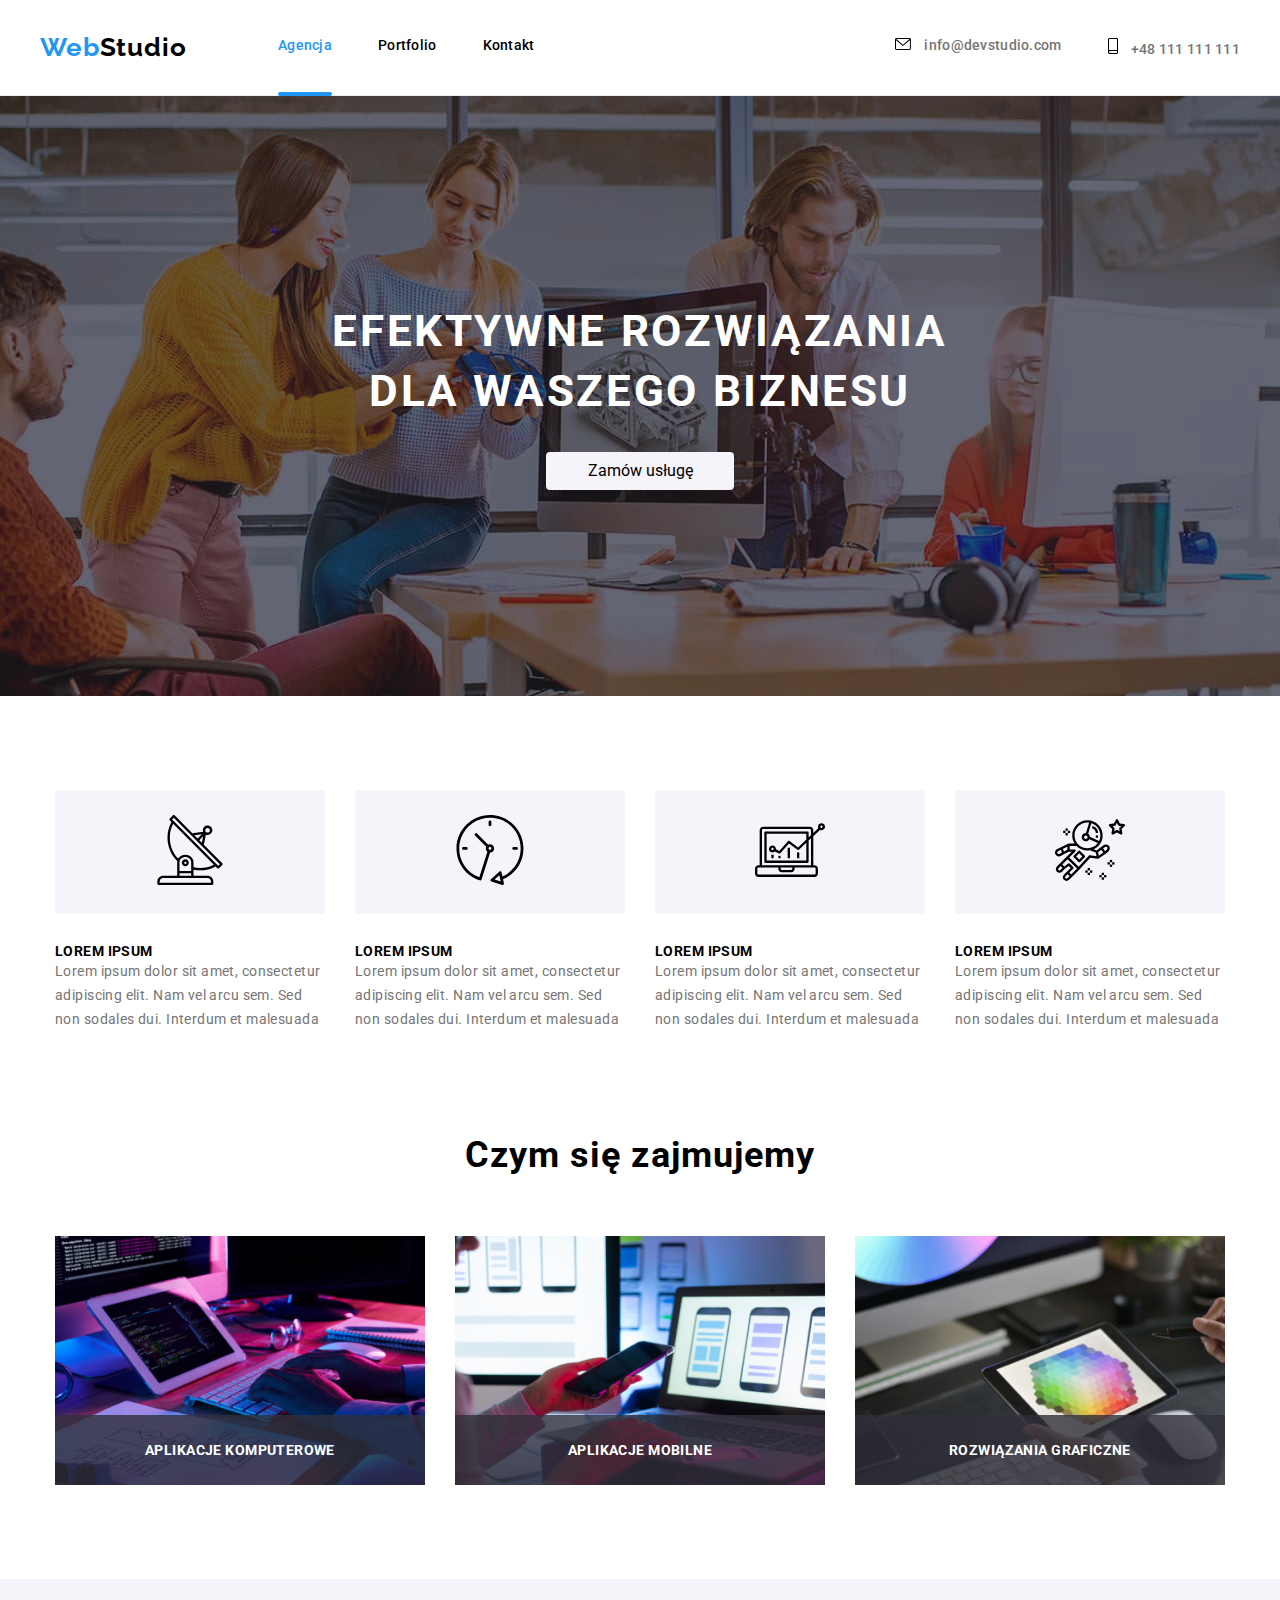
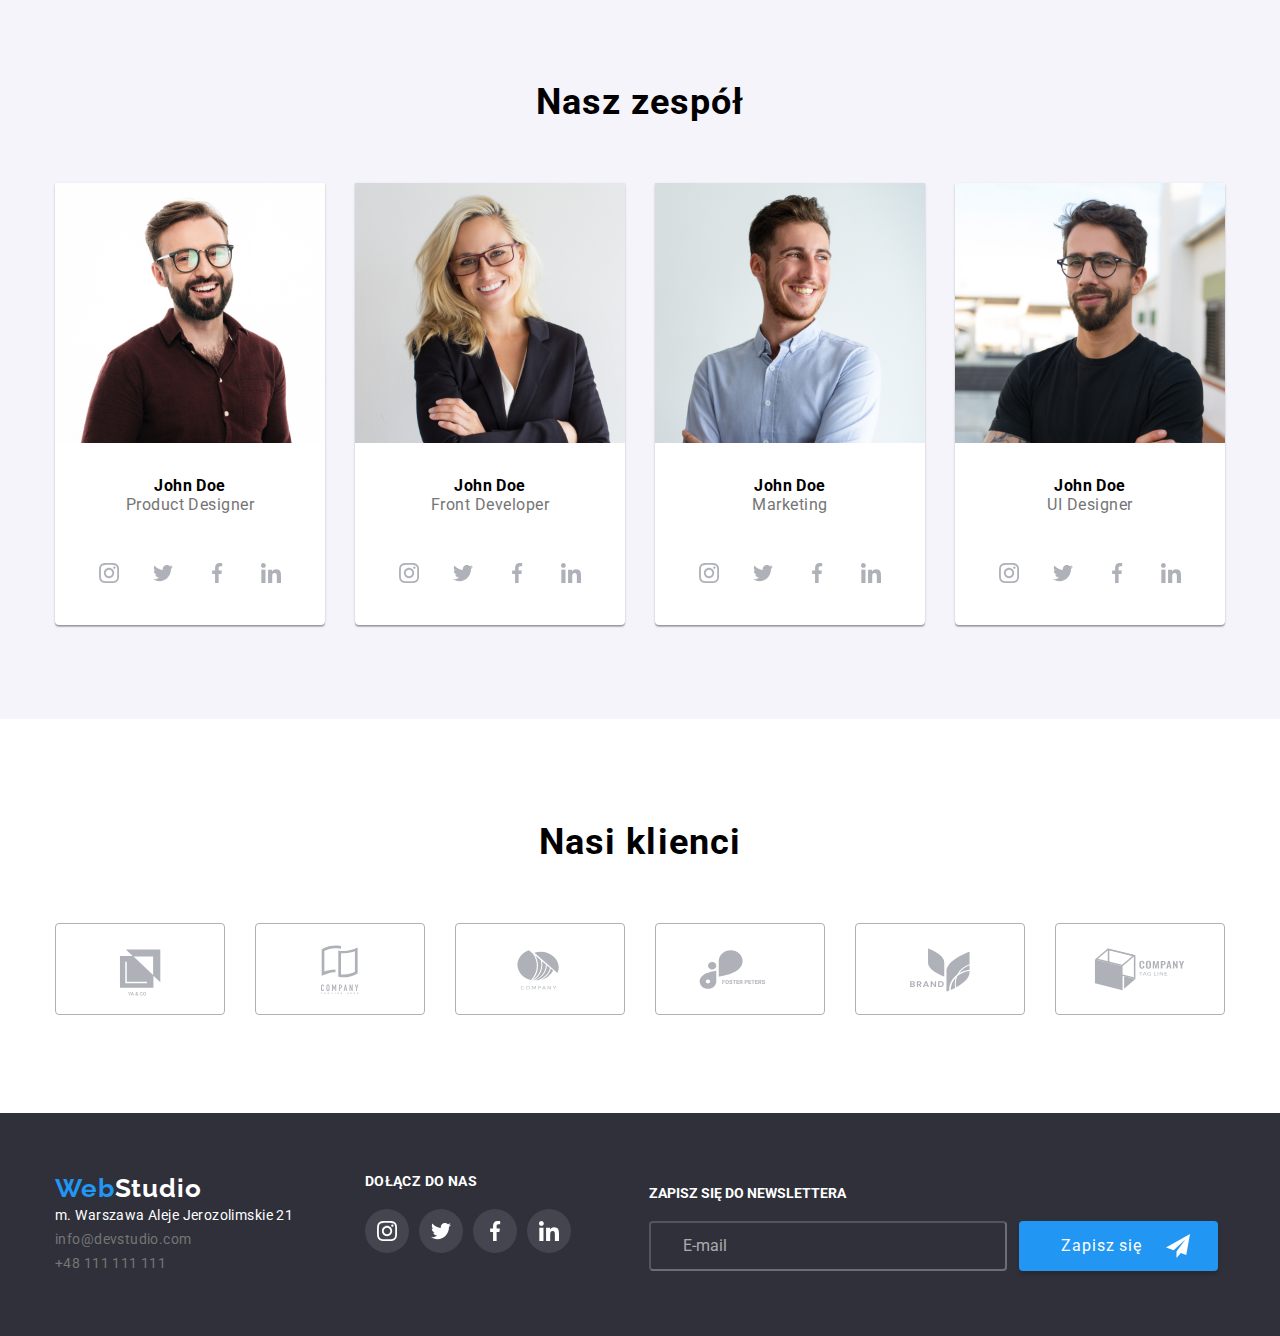
<file: index.html>
<!DOCTYPE html>
<html lang="pl">
  <head>
    <meta charset="UTF-8" />
    <meta http-equiv="X-UA-Compatible" content="IE=edge" />
    <meta name="viewport" content="width=device-width, initial-scale=1.0" />
    <link rel="preconnect" href="https://fonts.googleapis.com" />
    <link rel="preconnect" href="https://fonts.gstatic.com" crossorigin />
    <link
      rel="stylesheet"
      href="https://cdnjs.cloudflare.com/ajax/libs/modern-normalize/1.0.0/modern-normalize.min.css"
    />
    <link
      href="https://fonts.googleapis.com/css2?family=Raleway:wght@700&family=Roboto:wght@400;500;700;900&display=swap"
      rel="stylesheet"
    />

    <title>Studio</title>
    <link rel="stylesheet" href="./css/style.css" />
  </head>
  <!--Część tekstowa-->
  <body>
    <header class="line">
      <nav class="line-up container">
        <div class="flex-nav">
          <a class="logo logo-web" href="./index.html"
            ><span class="web"> Web</span>Studio</a
          >

          <ul class="flex-link links">
            <li class=" menu-active">
              <a class="menu " href="#">Agencja</a></li>
            <li>
              <a class=" menu " href="./portfolio.html"
                >Portfolio</a
              >
            </li>
            <li><a class=" menu" href="#">Kontakt</a></li>
          </ul>

          <ul class="flex-cont links">
            <li>
              <a
                class="mail menu"
                href="mailto:info@devstudio.com"
              >
                <svg class="con-icons" width="16" height="12">
                  <use
                    width="16"
                    x="0"
                    y="0"
                    href="./images/icons.svg#icon-envelope"
                  ></use>
                </svg>
                info@devstudio.com</a
              >
            </li>
            <li>
              <a
                class=" mail menu"
                href="tel:+48111111111"
              >
                <svg class="con-icons" width="10" height="16">
                  <use
                    width="10"
                    x="0"
                    href="./images/icons.svg#icon-smartphone"
                  ></use>
                </svg>
                +48 111 111 111</a
              >
            </li>
          </ul>
          </div>
      </nav>
    </header>
    <main>
      <!--EFEKTYWNE ROZWIĄZANIA DLA WASZEGO BIZNESU-->
      <section class=" background-title photo section">
        <div class="container">
          <h1 class="title">
            EFEKTYWNE ROZWIĄZANIA <br />
            DLA WASZEGO BIZNESU
          </h1>
          <button class="buttons button-act button bttn" type="button" data-modal-open>
            Zamów usługę
          </button>
        </div>
      </section>
      <!--Lorem-->

      <section class="section">
        <div class="container">
          <ul class="symbol">
            <li>
              <div class="icons-bckground">
                <svg width="70" height="70">
                  <use href="./images/icons.svg#icon-antenna-1"></use>
                </svg>
              </div>
              <h3 class="h3">LOREM IPSUM</h3>
              <p class="lorem">
                Lorem ipsum dolor sit amet, consectetur adipiscing elit. Nam vel
                arcu sem. Sed non sodales dui. Interdum et malesuada
              </p>
            </li>
            <li>
              <div class="icons-bckground">
                <svg width="70" height="70">
                  <use href="./images/icons.svg#icon-clock-1"></use>
                </svg>
              </div>
              <h3 class="h3">LOREM IPSUM</h3>
              <p class="lorem">
                Lorem ipsum dolor sit amet, consectetur adipiscing elit. Nam vel
                arcu sem. Sed non sodales dui. Interdum et malesuada
              </p>
            </li>

            <li>
              <div class="icons-bckground">
                <svg width="70" height="70">
                  <use href="./images/icons.svg#icon-diagram-1"></use>
                </svg>
              </div>
              <h3 class="h3">LOREM IPSUM</h3>
              <p class="lorem">
                Lorem ipsum dolor sit amet, consectetur adipiscing elit. Nam vel
                arcu sem. Sed non sodales dui. Interdum et malesuada
              </p>
            </li>

            <li>
              <div class="icons-bckground">
                <svg width="70" height="70">
                  <use href="./images/icons.svg#icon-astronaut-1"></use>
                </svg>
              </div>
              <h3 class="h3">LOREM IPSUM</h3>
              <p class="lorem">
                Lorem ipsum dolor sit amet, consectetur adipiscing elit. Nam vel
                arcu sem. Sed non sodales dui. Interdum et malesuada
              </p>
            </li>
          </ul>
        </div>
      </section>

      <!--What we do-->
      <section class="section about">
        <div class="container">
          <h2 class="h2">Czym się zajmujemy</h2>
          <ul class="random">
            <li>
              <div class="random-photo">
              <img
                src="images/img.jpg"
                alt="ręce na klawiaturze"
                width="370"
                height="249"
              />
               <div>
                <p class="overlay-random">Aplikacje Komputerowe</p>
              </div>
              </div>
            </li>
            <li>
              <div class="random-photo">
              <img
                src="images/img1.jpg"
                alt=" laptop i telefon"
                width="370"
                height="249"
              />
              <div>
              <p class="overlay-random">Aplikacje Mobilne</p>
              <div>
            </div>
          </div>
            </li>
            <li>
              <div class="random-photo">
              <img
                src="images/img6.jpg"
                alt=" paleta barw"
                width="370"
                height="249"
              />
              <div> <p class="overlay-random">Rozwiązania graficzne</p>
              </div>
              </div>
            </li>
          </ul>
        </div>
      </section>
      <!--Our team-->
      <section class="section team-section">
        <div class="container">
          <h2 class="h2">Nasz zespół</h2>
          <ul class="team">
            <li>
              <figure class="member-team">
                <img 
                  src="images/img2.jpg"
                  alt="Product Designer photo"
                  width="270"
                  height="260"
                />
                <figcaption>
                  <h3 class="name">John Doe</h3>
                  <p class="staff under">Product Designer</p>
                  <div class="soc-media">
                    <a href="#" class="soc-team">
                      <svg  width="44px" height="44px">
                        <use
                          width="20"
                          x="12"
                          href="./images/icons.svg#icon-instagram-2"
                        ></use>
                      </svg>
                    </a>
                    <a href="#" class="soc-team">
                      <svg width="44px" height="44px">
                        <use
                          width="20"
                          x="12"
                          href="./images/icons.svg#icon-twitter-1"
                        ></use>
                      </svg>
                    </a>
                    <a href="#" class="soc-team">
                      <svg width="44px" hei0ght="44px">
                        <use
                          width="20"
                          x="12"
                          href="./images/icons.svg#icon-facebook-1"
                        ></use>
                      </svg>
                    </a>
                    <a href="#" class="soc-team">
                      <svg width="44px" height="44px">
                        <use
                          width="20"
                          x="12"
                          href="./images/icons.svg#icon-linkedin-1"
                        ></use>
                      </svg>
                    </a>
                  </div>
                </figcaption>
              </figure>
            </li>
            <li>
              <figure class="member-team">
                <img
                  src="images/img3.jpg"
                  alt="John Doe photo"
                  width="270"
                  height="260"
                />
                <figcaption>
                  <h3 class="name">John Doe</h3>
                  <p class="staff under">Front Developer</p>
                  <div class="soc-media">
                    <a href="#" class="soc-team">
                      <svg width="44px" height="44px">
                        <use
                          width="20"
                          x="12"
                          href="./images/icons.svg#icon-instagram-2"
                        ></use>
                      </svg>
                    </a>
                    <a href="#" class="soc-team">
                      <svg width="44px" height="44px">
                        <use
                          width="20"
                          x="12"
                          href="./images/icons.svg#icon-twitter-1"
                        ></use>
                      </svg>
                    </a>
                    <a href="#" class="soc-team">
                      <svg width="44px" height="44px">
                        <use
                          width="20"
                          x="12"
                          href="./images/icons.svg#icon-facebook-1"
                        ></use>
                      </svg>
                    </a>
                    <a href="#" class="soc-team">
                      <svg width="44px" height="44px">
                        <use
                          width="20"
                          x="12"
                          href="./images/icons.svg#icon-linkedin-1"
                        ></use>
                      </svg>
                    </a>
                  </div>
                </figcaption>
              </figure>
            </li>
            <li>
              <figure class="member-team">
                <img
                  src="images/img4.jpg"
                  alt="John Doe photo"
                  width="270"
                  height="260"
                />
                <figcaption>
                  <h3 class="name">John Doe</h3>
                  <p class="staff under">Marketing</p>
                  <div class="soc-media">
                    <a href="#" class="soc-team">
                      <svg width="44px" height="44px">
                        <use
                          width="20"
                          x="12"
                          href="./images/icons.svg#icon-instagram-2"
                        ></use>
                      </svg>
                    </a>
                    <a href="#" class="soc-team">
                      <svg width="44px" height="44px">
                        <use
                          width="20"
                          x="12"
                          href="./images/icons.svg#icon-twitter-1"
                        ></use>
                      </svg>
                    </a>
                    <a href="#" class="soc-team">
                      <svg width="44px" height="44px">
                        <use
                          width="20"
                          x="12"
                          href="./images/icons.svg#icon-facebook-1"
                        ></use>
                      </svg>
                    </a>
                    <a href="#" class="soc-team">
                      <svg width="44px" height="44px">
                        <use
                          width="20"
                          x="12"
                          href="./images/icons.svg#icon-linkedin-1"
                        ></use>
                      </svg>
                    </a>
                  </div>
                </figcaption>
              </figure>
            </li>
            <li>
              <figure class="member-team">
                <img
                  src="images/img5.jpg"
                  alt="John Doe photo"
                  width="270"
                  height="260"
                />
                <figcaption>
                  <h3 class="name">John Doe</h3>
                  <p class="staff under">UI Designer</p>
                  <div class="soc-media">
                    <a href="#" class="soc-team">
                      <svg width="44px" height="44px">
                        <use
                          width="20"
                          x="12"
                          href="./images/icons.svg#icon-instagram-2"
                        ></use>
                      </svg>
                    </a>
                    <a href="#" class="soc-team">
                      <svg width="44px" height="44px">
                        <use
                          width="20"
                          x="12"
                          href="./images/icons.svg#icon-twitter-1"
                        ></use>
                      </svg>
                    </a>
                    <a href="#" class="soc-team">
                      <svg width="44px" height="44px">
                        <use
                          width="20"
                          x="12"
                          href="./images/icons.svg#icon-facebook-1"
                        ></use>
                      </svg>
                    </a>
                    <a href="#" class="soc-team">
                      <svg width="44px" height="44px">
                        <use
                          width="20"
                          x="12"
                          href="./images/icons.svg#icon-linkedin-1"
                        ></use>
                      </svg>
                    </a>
                  </div>
                </figcaption>
              </figure>
            </li>
          </ul>
        </div>
      </section>
      <!--Costumers-->
      <section class="section">
        <div class="container">
          <h2 class="h2">Nasi klienci</h2>
        </div>
        <ul class="clients">
          <li>
            <svg width="170" height="92" class="company">
              <use
                width="106"
                height="60.04"
                href="./images/icons.svg#icon-l1"
              ></use>
            </svg>
          </li>
          <li>
            <svg width="170" height="92" class="company">
              <use href="./images/icons.svg#icon-l2"></use>
            </svg>
          </li>
          <li>
            <svg width="170" height="92" class="company">
              <use href="./images/icons.svg#icon-l3"></use>
            </svg>
          </li>
          <li>
            <svg width="170" height="92" class="company">
              <use href="./images/icons.svg#icon-l4"></use>
            </svg>
          </li>
          <li>
            <svg width="170" height="92" class="company">
              <use href="./images/icons.svg#icon-l5"></use>
            </svg>
          </li>
          <li>
            <svg width="170" height="92" class="company">
              <use href="./images/icons.svg#icon-l6"></use>
            </svg>
          </li>
        </ul>
      </section>
    </main>
    <!--footer-->
    <footer class="downline-footer">
      <div class="container">
        <div class="footer-boxs">
          <div>
            <a class="logo logo-web" href="./index.html"
              ><span class="web"> Web</span
              ><span class="studio">Studio</span></a
            >
            <address>
              <ul class="address adress-add">
                <li>m. Warszawa Aleje Jerozolimskie 21</li>
                <li>
                  <a
                    class="add-menu mail link-menu"
                    href="mailto:info@devstudio.com"
                    >info@devstudio.com</a
                  >
                </li>
                <li>
                  <a class="add-menu mail link-menu" href="tel:+48111111111"
                    >+48 111 111 111</a
                  >
                </li>
              </ul>
            </address>
          </div>
          <!--join us-->
          <div class="social-range">
            <p>DOŁĄCZ DO NAS</p>
            <ul class="join-to">
              <li>
                <svg class="icons-footer" width="44" height="44">
                  <use
                    width="20"
                    x="12"
                    href="./images/icons.svg#icon-instagram-2"
                  ></use>
                </svg>
              </li>
              <li>
                <svg class="icons-footer" width="44" height="44">
                  <use
                    width="20"
                    x="12"
                    href="./images/icons.svg#icon-twitter-1"
                  ></use>
                </svg>
              </li>
              <li>
                <svg class="icons-footer" width="44" height="44">
                  <use
                    width="20"
                    x="12"
                    href="./images/icons.svg#icon-facebook-1"
                  ></use>
                </svg>
              </li>
              <li>
                <svg class="icons-footer" width="44" height="44">
                  <use
                    width="20"
                    x="12"
                    href="./images/icons.svg#icon-linkedin-1"
                  ></use>
                </svg>
              </li>
            </ul>
          </div>
        
        <!--footer newsletter-->

        
        <div class="footer-newsletter">
          <h3>Zapisz się do newslettera</h3>
          <form class="sub-box">
            <input
              class="form-sub"
              type="email"
              name="subscribe"
              placeholder="E-mail"
              required
            />
            <button class="button-subscribe" type="submit">
              <span class="sub-button-text">Zapisz się</span>
              <svg class="icon-send-sub" width="24" height="24">
                <use href="./images/send.svg#icon-icon-send"></use>
              </svg>
            </button>
          </form>
        </div>
    
      </footer>
      
    <!--Modal window-->
    <div class="backdrop is-hidden" data-modal>
      <div class="modal">
        <button type="button" class="button-close" data-modal-close>
          <svg width="18" height="18"> 
          <use href="./images/close.svg#icon-close"></use>
        </svg>
      </button>

      <h4 class="modal-name">Zostaw swoje dane formularzu poniżej</h4>
      <form class="contact-form" autocomplete="on">
        <div>
           <label class="label-modal" for="name">
            Imię
            <svg width="18" height="18" class="form-icon">
              <use href="./images/symbols.svg#icon-person-black-18dp-1">
              </use>
            </svg>
            <input class="form-modal"
            type="text"
            name="name"
            id="name"/>
          </label>
        </div>
        <div>
          <label class="label-modal" for="tel">
           Telefon
          <div>
           <svg width="18" height="18" class="form-icon">
             <use href="./images/symbols.svg#icon-phone-black-18dp-1">
             </use>
           </svg>
           </div>
           <input class="form-modal"
           type="text"
           name="tel"
           id="tel"/>
         </label>
       </div>
       <div>
          <label class="label-modal" for="email">
           Email
           <svg width="18" height="18" class="form-icon">
             <use href="./images/symbols.svg#icon-email-black-18dp-1">
             </use>
           </svg>
           <input class="form-modal"
           type="text"
           name="email"
           id="email"/>
         </label>
       </div>
       <div>
          <label class="label-modal" for="comment">
           Komentarz</label>
           <label>
           <textarea 
           class="form-comment"
           name="feedback"
           placeholder="Wprowadź tekst"
           id="feedback"></textarea>
        </label>

          <label class="label-box">
            <div class="check-wrapper">
              <input
                type="checkbox"
                name="checkbox-accept"
                class="checkbox-hidden"
                value="agreed"
                requiredd
                />    
            <svg width="16" height="15" class="checkbox-not-checked">
              <use href="./images/check.svg#icon-Vector-3"></use>
            </svg>
            <svg width="16" height="15" class="checkbox-checked">
              <use href="./images/check.svg#icon-Vector-3"></use>
            </svg>
          </div>
            <span class="statut-info">
             Oświadczam iż akceptuję
              <a class="statut-link" href="#">Regulamin </a>
              i <a class="statut-link" href="#"> Politykę prywatności.</a>
             </span>
          </label> 
         </label>
         <button class="bttn-statut" type="submit">Wyślij</button>
        </div>
       </form>
      </div>
    </div>
 <script src="./js/modal.js"></script>
</body>
</html>
</file>
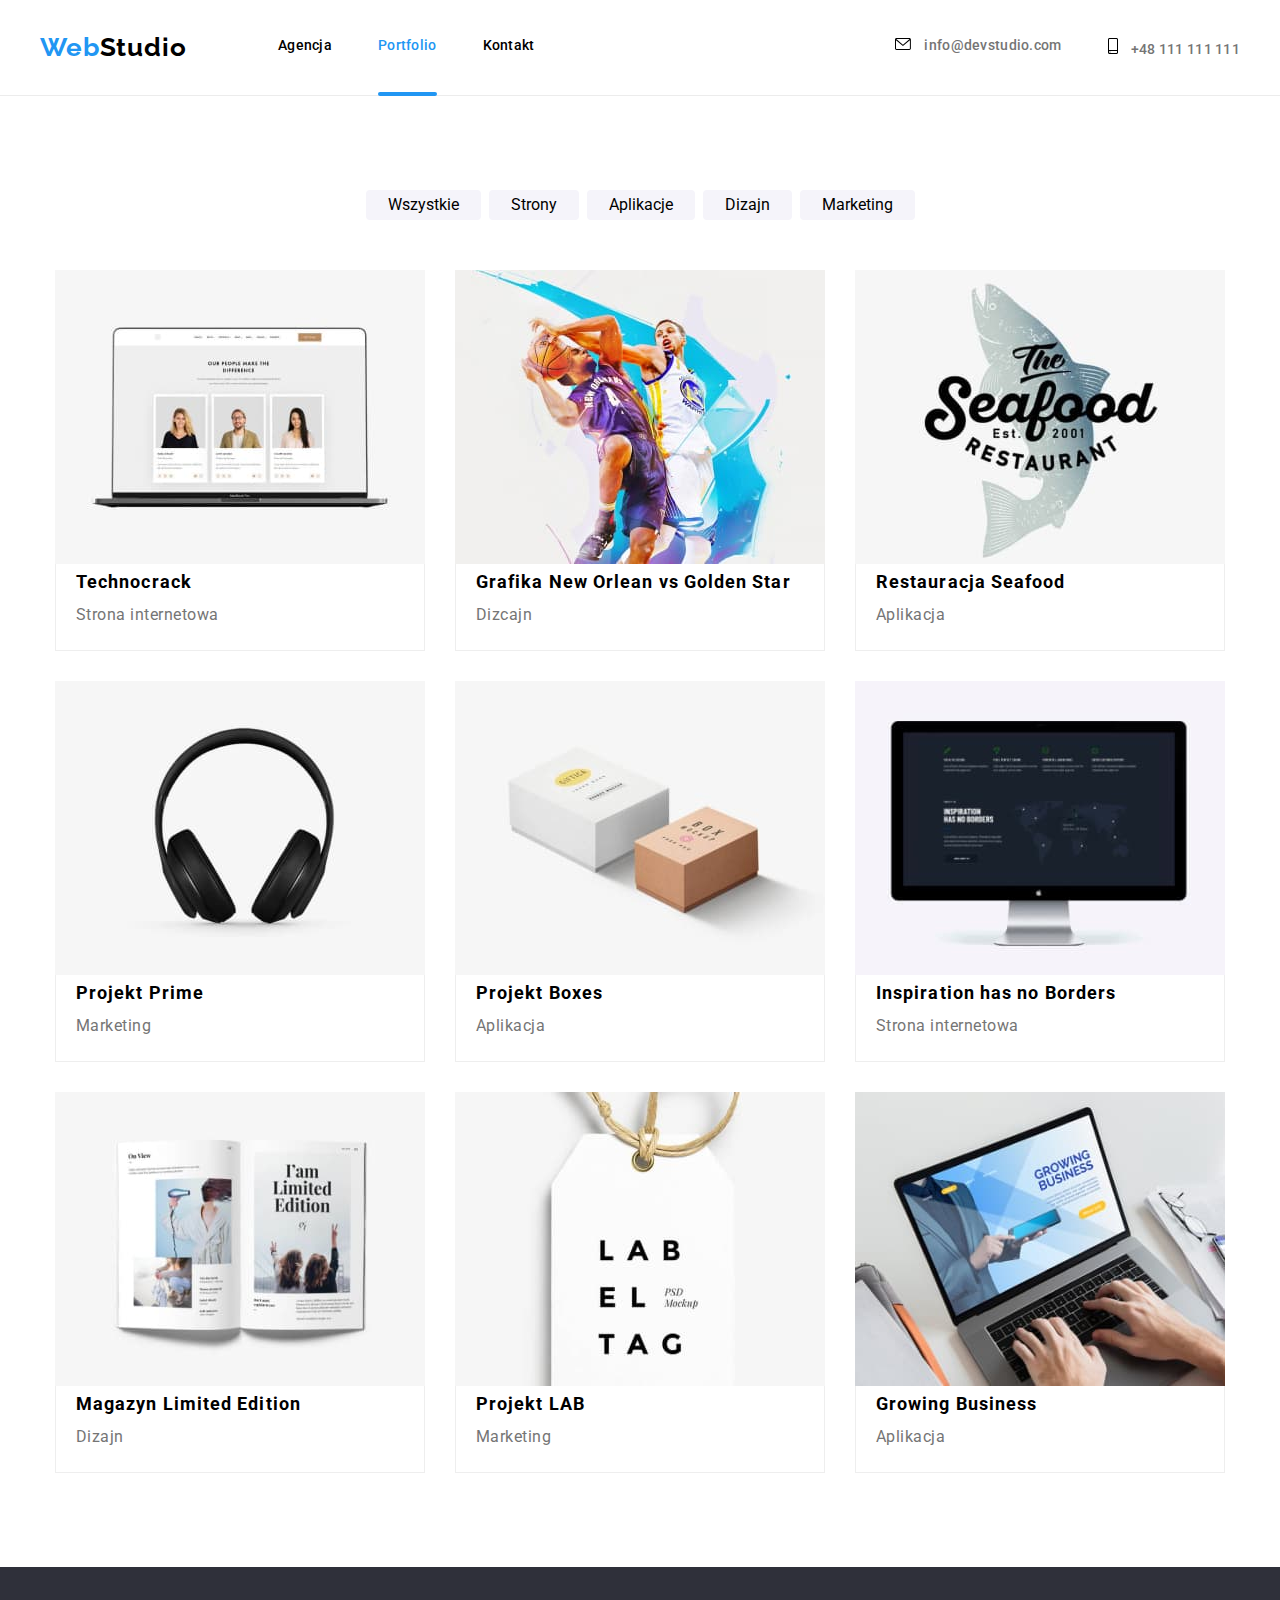
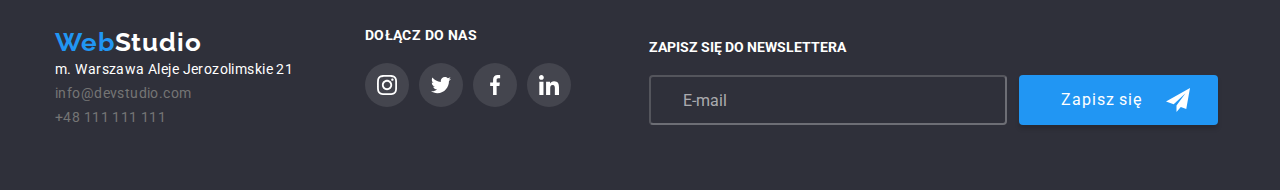
<file: portfolio.html>
<!DOCTYPE html>
<html lang="en">
  <head>
    <meta charset="UTF-8" />
    <meta http-equiv="X-UA-Compatible" content="IE=edge" />
    <meta name="viewport" content="width=device-width, initial-scale=1.0" />
    <link rel="preconnect" href="https://fonts.googleapis.com" />
    <link rel="preconnect" href="https://fonts.gstatic.com" crossorigin />
    <link
      rel="stylesheet"
      href="https://cdnjs.cloudflare.com/ajax/libs/modern-normalize/1.0.0/modern-normalize.min.css"
    />
    <link
      href="https://fonts.googleapis.com/css2?family=Raleway:wght@700&family=Roboto:wght@400;500;700;900&display=swap"
      rel="stylesheet"
    />
    <title>Portfolio</title>
    <link rel="stylesheet" href="./css/style.css" />
  </head>
  <!--Część tekstowa-->
  <body>
    <header class="line">
      <nav class="line-up container">
        <div class="flex-nav">
          <a class="logo logo-web" href="./index.html"
            ><span class="web"> Web</span>Studio</a
          >

          <ul class="flex-link links">
            <li><a class=" menu" href="./index.html">Agencja</a></li>
            <li class="menu-active">
              <a class=" menu" href="./portfolio.html"
                >Portfolio</a
              >
            </li>
            <li><a class=" menu" href="#">Kontakt</a></li>
          </ul>

          <ul class="flex-cont links">
            <li>
              <a
                class=" mail menu"
                href="mailto:info@devstudio.com"
              >
                <svg class="con-icons" width="16" height="12">
                  <use
                    width="16"
                    x="0"
                    y="0"
                    href="./images/icons.svg#icon-envelope"
                  ></use>
                </svg>
                info@devstudio.com</a
              >
            </li>
            <li>
              <a
                class=" mail menu"
                href="tel:+48111111111"
              >
                <svg class="con-icons" width="10" height="16">
                  <use
                    width="10"
                    x="0"
                    href="./images/icons.svg#icon-smartphone"
                  ></use>
                </svg>
                +48 111 111 111</a
              >
            </li>
          </ul>
        </div>
      </nav>
    </header>

    <!--Przyciski-->
    <main>
      <section class="section">
        <div class="container">
          <ul class="schedule">
            <li>
              <button class="buttons  bttn button-pass" type="button">
                Wszystkie
              </button>
            </li>
            <li>
              <button class="buttons
               bttn button-pass" type="button">
                Strony
              </button>
            </li>
            <li>
              <button class="buttons  bttn button-pass" type="button">
                Aplikacje
              </button>
            </li>
            <li>
              <button class="buttons bttn button-pass" type="button">
                Dizajn
              </button>
            </li>
            <li>
              <button class="buttons bttn button-pass" type="button">
                Marketing
              </button>
            </li>
          </ul>
        </div>
        <!--Oferta-->
        <div class="container">
          <ul class="team portfolio-net port">
            <li>
             <div class="cover-portfolio">
              <figure >
                
                <img
                  class="pic-border"
                  src="images/img9.jpg"
                  alt="main side"
                  width="370"
                  height="294"
                />
                <div class="cover-description">
                  <p>Technocrack jest popularną
                     platformą wykorzystywaną 
                     do rozpowszechniania koronawirusa.
                     Firmy wykorzystują tę platformę 
                    do celów szpiegowskich i ataków 
                     na niezabezpieczone serwery konkurencji</p>
                </div>
              </div>
              <div>
                <figcaption class="pick">
                  <h3 class="areas">Technocrack</h3>
                  <p class="offer">Strona internetowa</p>
                </figcaption>
                </div>
              </figure>
            </li>
            
            <li>
              <div class="cover-portfolio">
              <figure >
                <img
                  class="pic-border"
                  src="images/img7.jpg"
                  alt="basketbool"
                  width="370"
                  height="294"
                />
                <div class="cover-description">
                  <p>Technocrack jest popularną
                     platformą wykorzystywaną 
                     do rozpowszechniania koronawirusa.
                     Firmy wykorzystują tę platformę 
                    do celów szpiegowskich i ataków 
                     na niezabezpieczone serwery konkurencji</p>
                </div>
              </div>
              <div>
                <figcaption class="pick">
                  <h3 class="areas">Grafika New Orlean vs Golden Star</h3>
                  <p class="offer">Dizcajn</p>
                </figcaption>
              </div>
              </figure>
            </li>

            <li>
              <div class="cover-portfolio">
              <figure >
                <img
                  class="pic-border"
                  src="images/img8.jpg"
                  alt="Seafood"
                  width="370"
                  height="294"
                />
                <div class="cover-description">
                  <p>Technocrack jest popularną
                     platformą wykorzystywaną 
                     do rozpowszechniania koronawirusa.
                     Firmy wykorzystują tę platformę 
                    do celów szpiegowskich i ataków 
                     na niezabezpieczone serwery konkurencji</p>
                </div>
              </div>
              <div>
                <figcaption class="pick">
                  <h3 class="areas">Restauracja Seafood</h3>
                  <p class="offer">Aplikacja</p>
                </figcaption>
                </div>
              </figure>
            </li>

            <li>
              <div class="cover-portfolio">
              <figure>
                <img
                  class="pic-border"
                  src="images/img10.jpg"
                  alt="earphones"
                  width="370"
                  height="294"
                />
                <div class="cover-description">
                  <p>Technocrack jest popularną
                     platformą wykorzystywaną 
                     do rozpowszechniania koronawirusa.
                     Firmy wykorzystują tę platformę 
                    do celów szpiegowskich i ataków 
                     na niezabezpieczone serwery konkurencji</p>
                </div>
              </div>
              <div>
                <figcaption class="pick">
                  <h3 class="areas">Projekt Prime</h3>
                  <p class="offer">Marketing</p>
                </figcaption>
                </div>
              </figure>
            </li>

            <li>
              <div class="cover-portfolio">
              <figure>
                <img
                  class="pic-border"
                  src="images/img15.jpg"
                  alt="box"
                  width="370"
                  height="294"
                />
                <div class="cover-description">
                  <p>Technocrack jest popularną
                     platformą wykorzystywaną 
                     do rozpowszechniania koronawirusa.
                     Firmy wykorzystują tę platformę 
                    do celów szpiegowskich i ataków 
                     na niezabezpieczone serwery konkurencji</p>
                </div>
              </div>
              <div>
                <figcaption class="pick">
                  <h3 class="areas">Projekt Boxes</h3>
                  <p class="offer">Aplikacja</p>
                </figcaption>
                </div>
              </figure>
            </li>
            <li>
              <div class="cover-portfolio">
              <figure>
                <img
                  class="pic-border"
                  src="images/img11.jpg"
                  alt="Monitor"
                  width="370"
                  height="294"
                />
                <div class="cover-description">
                  <p>Technocrack jest popularną
                     platformą wykorzystywaną 
                     do rozpowszechniania koronawirusa.
                     Firmy wykorzystują tę platformę 
                    do celów szpiegowskich i ataków 
                     na niezabezpieczone serwery konkurencji</p>
                </div>
              </div>
              <div>
                <figcaption class="pick">
                  <h3 class="areas">Inspiration has no Borders</h3>
                  <p class="offer">Strona internetowa</p>
                </figcaption>
                </div>
              </figure>
            </li>
            <li>
              <div class="cover-portfolio">
              <figure>
                <img
                  class="pic-border"
                  src="images/img12.jpg"
                  alt="Open book"
                  width="370"
                  height="294"
                />
                <div class="cover-description">
                  <p>Technocrack jest popularną
                     platformą wykorzystywaną 
                     do rozpowszechniania koronawirusa.
                     Firmy wykorzystują tę platformę 
                    do celów szpiegowskich i ataków 
                     na niezabezpieczone serwery konkurencji</p>
                </div>
              </div>
              <div>
                <figcaption class="pick">
                  <h3 class="areas">Magazyn Limited Edition</h3>
                  <p class="offer">Dizajn</p>
                </figcaption>
                </div>
              </figure>
            </li>
            <li>
              <div class="cover-portfolio">
              <figure>
                <img
                  class="pic-border"
                  src="images/img13.jpg"
                  alt="label"
                  width="370"
                  height="294"
                />
                <div class="cover-description">
                  <p>Technocrack jest popularną
                     platformą wykorzystywaną 
                     do rozpowszechniania koronawirusa.
                     Firmy wykorzystują tę platformę 
                    do celów szpiegowskich i ataków 
                     na niezabezpieczone serwery konkurencji</p>
                </div>
              </div>
              <div>
                <figcaption class="pick">
                  <h3 class="areas">Projekt LAB</h3>
                  <p class="offer">Marketing</p>
                </figcaption>
                </div>
              </figure>
            </li>

            <li>
              <div class="cover-portfolio">
              <figure>
                <img
                  class="pic-border"
                  src="images/img14.jpg"
                  alt="Laptop"
                  width="370"
                  height="294"
                />
                <div class="cover-description">
                  <p>Technocrack jest popularną
                     platformą wykorzystywaną 
                     do rozpowszechniania koronawirusa.
                     Firmy wykorzystują tę platformę 
                    do celów szpiegowskich i ataków 
                     na niezabezpieczone serwery konkurencji</p>
                </div>
              </div>
              <div>
                <figcaption class="pick">
                  <h3 class="areas">Growing Business</h3>
                  <p class="offer">Aplikacja</p>
                </figcaption>
                </div>
              </figure>
            </li>
          </ul>
        </div>
      </section>
    </main>
    <!--footer-->
    <footer class="downline-footer">
      <div class="container">
        <div class="footer-boxs">
          <div>
            <a class="logo logo-web" href="./index.html"
              ><span class="web"> Web</span
              ><span class="studio">Studio</span></a
            >
            <address>
              <ul class="address adress-add">
                <li>m. Warszawa Aleje Jerozolimskie 21</li>
                <li>
                  <a
                    class="add-menu mail link-menu"
                    href="mailto:info@devstudio.com"
                    >info@devstudio.com</a
                  >
                </li>
                <li>
                  <a class="add-menu mail link-menu" href="tel:+48111111111"
                    >+48 111 111 111</a
                  >
                </li>
              </ul>
            </address>
          </div>
          <!--join us-->
          <div class="social-range">
            <p>DOŁĄCZ DO NAS</p>
            <ul class="join-to">
              <li>
                <svg class="icons-footer" width="44" height="44">
                  <use
                    width="20"
                    x="12"
                    href="./images/icons.svg#icon-instagram-2"
                  ></use>
                </svg>
              </li>
              <li>
                <svg class="icons-footer" width="44" height="44">
                  <use
                    width="20"
                    x="12"
                    href="./images/icons.svg#icon-twitter-1"
                  ></use>
                </svg>
              </li>
              <li>
                <svg class="icons-footer" width="44" height="44">
                  <use
                    width="20"
                    x="12"
                    href="./images/icons.svg#icon-facebook-1"
                  ></use>
                </svg>
              </li>
              <li>
                <svg class="icons-footer" width="44" height="44">
                  <use
                    width="20"
                    x="12"
                    href="./images/icons.svg#icon-linkedin-1"
                  ></use>
                </svg>
              </li>
            </ul>
          </div>
          <div class="footer-newsletter">
            <h3>Zapisz się do newslettera</h3>
            <form class="sub-box">
              <input
                class="form-sub"
                type="email"
                name="subscribe"
                placeholder="E-mail"
                required
              />
              <button class="button-subscribe" type="submit">
                <span class="sub-button-text">Zapisz się</span>
                <svg class="icon-send-sub" width="24" height="24">
                  <use href="./images/send.svg#icon-icon-send"></use>
                </svg>
              </button>
            </form>
          </div>
    </footer>
  </body>
</html>
</file>
<file: css/style.css>
*,
*::before,
*::after {
  box-sizing: border-box;
  margin: 0;
  padding: 0;
}

.container {
  max-width: 1200px;
  margin: 0 auto;
  padding: 0 15px;
}

.section {
  padding-top: 94px;
  padding-bottom: 94px;
}

:root {
  --main-color-black: #000000;

  --web-color-blue: #2196f3;

  --backround-color-grey: #2f303a;

  --mail-color: #757575;

  --buttons-color: #f5f4fa;

  --white-color: #ffffff;
  --grey-color: #afb1b8;
  --modal-black:#212121;

  --transition-efect: 250ms cubic-bezier(0.4, 0, 0.2, 1)

}

body {
  font-family: "Roboto", sans-serif;
  color: var(--main-color-black);
}
/*header*/
.logo {
  color: var(--main-color-black);
  font-family: "Raleway";
  font-style: normal;
  font-weight: 700;
  font-size: 26px;
  line-height: 1.19;
  letter-spacing: 0.033em;
  text-decoration: none;
  text-align: center;
  border: none;
}

.web {
  color: var(--web-color-blue);
}

.background-title {
  text-align: center;
  padding: 206px;
}

.menu {
  color: inherit;
  text-decoration: none;
  transition: color 250ms cubic-bezier(0.4, 0, 0.2, 1);
  
}

.menu-active{color: var(--web-color-blue);
  transition: color 250ms cubic-bezier(0.4, 0, 0.2, 1);}

.menu-active::after{    
  background-color: var(--web-color-blue);
  content: '';
  display: flex;
  justify-content: center;
  position: relative;
  width: 100%;
  height: 4px;
  bottom: -39px;
  border-radius: 2px;}

.menu-activ:hover::after,
.menu-activ:focus::after{ 
  background-color: var(--web-color-blue);
  content: '';
  display: flex;
  justify-content: center;
  position: relative;
  width: 100%;
  height: 4px;
  bottom: -38px;
  border-radius: 2px;
  }

 
.menu:hover,
.menu:focus {
  color: var(--web-color-blue);
  fill: var(--web-color-blue);
  
}


.mail {
  color: var(--mail-color);
  text-decoration: none;
}

.buttons {
  color: inherit;
  background-color: var(--buttons-color);
  cursor: pointer;
  justify-content: center;
}

.bttn:focus, 
.bttn:hover {
  color: var(--white-color);
  background-color: var(--web-color-blue);
  box-shadow: 0px 3px 1px rgba(0, 0, 0, 0.1), 0px 1px 2px rgba(0, 0, 0, 0.08),
  0px 2px 2px rgba(0, 0, 0, 0.12);
  border-radius: 4px;
 

}
.title {
  font-size: 44px;
  line-height: 1.36;
  letter-spacing: 0.06em;
  text-align: center;
  color: var(--white-color);
  margin-bottom: 30px;
}

.lorem {
  font-size: 14px;
  line-height: 1.71;
  letter-spacing: 0.03em;
  text-align: left;
  color: var(--mail-color);
}

.h2 {
  font-size: 36px;
  line-height: 1.66;
  letter-spacing: 0.03em;
  text-align: center;
  margin-bottom: 50px;
}
.about {
  padding-top: 0;
}
.h3 {
  font-size: 14px;
  line-height: 1.14;
  letter-spacing: 0.03em;
  text-align: left;
  padding-top: 30px;
}
.name {
  font-size: 16px;
  line-height: 1.18;
  letter-spacing: 0.03em;
  text-align: center;
  padding-top: 30px;
}

.areas {
  font-size: 18px;
  line-height: 2;
  letter-spacing: 0.06em;
  text-align: left;
}

.offer {
  font-size: 16px;
  line-height: 1.87;
  letter-spacing: 0.03em;
  text-align: left;
  color: var(--mail-color);
}

.staff {
  font-size: 16px;
  line-height: 1.18;
  letter-spacing: 0.03em;
  text-align: center;
  color: var(--mail-color);
}

.downline-footer {
  padding: 60px 0;
  background: var(--backround-color-grey);
}

.address {
  display: inline;
  font-style: normal;
  text-decoration: none;
  font-size: 14px;
  font-weight: 400;
  line-height: 1.71;
  letter-spacing: 0.03em;
  text-align: left;
  color: var(--white-color);
}

.studio {
  color: var(--white-color);
}

/*DESIGN*/

li {
  list-style: none;
}

.line-up {
  padding: 32px 0px;
}

.line {
  border-bottom: 1px solid #ececec;
}
.logo-web {
  height: 31px;
  width: 145px;
  top: 24px;
  border-radius: nullpx;
  margin-right: 93px;
}

.flex-nav {
  display: flex;
  justify-content: space-between;
  align-items: center;
}

.flex-link {
  display: flex;
  justify-content: space-between;

}
.links{
  text-decoration: none;
  font-weight: 500;
  font-size: 14px;
  line-height: 1.14;
  color: var(--main-black);
  letter-spacing: 0.02em;
  display: flex;
  justify-content: space-between;
  gap: 46px;
}
/* nav margin start*/
.arbor {
  margin: 0 46px 0;
}
/* nav margin stop*/

.flex-cont {
  display: flex;
  list-style: none;
  justify-content: space-between;
  margin-left: auto;
}




.photo {
  background: var(--backround-color-grey);
  background-image:  linear-gradient(0deg, rgba(47, 48, 58, 0.4) 0%, rgba(47, 48, 58, 0.4) 100%), url(../images/people.jpg);
  max-width: 1600px;
  margin: 0 auto;
  background-repeat: no-repeat;
  background-position: center;
  background-size: cover;
  
}



.button {
  padding: 10px 41px 10px 42px;
  border-radius: 4px;
  border: none;
}

.bttn {
  display: flex;
  margin: auto;
  transition-duration: 250ms;
  transition-timing-function: cubic-bezier(0.4, 0, 0.2, 1);
}



.random {
  display: flex;
  gap: 30px;
  justify-content: center;

}
.random-photo {
  position: relative;
  overflow: hidden;}

.random-photo img {
  vertical-align: bottom;
  }

.overlay-random {
  position: absolute;
  bottom: 0;
  left: 0;
  padding-top: 27px;
  background-color: rgba(47, 48, 58, 0.8);
  color: var(--white-color);
  width: 370px;
  height: 70px;
  font-weight: 700;
  font-size: 14px;
  line-height: 1.17;
  letter-spacing: 0.03em;
  text-align: center;
  text-transform: uppercase}

 



.team-section {
  background: #f5f4fa;
}

.team {
  display: flex;
  gap: 30px;
  justify-content: center;

}

.member-team {
  background-color: #ffffff;
  box-shadow: 0px 2px 1px 0px #00000033, 0px 1px 1px 0px #00000024,
  0px 1px 3px 0px #0000001f;
  width: ((100%-90px)/4);
  border-radius: 0px 0px 4px 4px;
 
}



.under {
  padding-bottom: 30px;
}

.schedule {
  display: flex;
  justify-content: center;
  column-gap: 8px;
}
.button-pass {
  padding: 6px 22px;
  border-radius: 4px;
  margin-bottom: 50px;
  border: none;
}

.portfolio-net {
  flex-wrap: wrap;}

  .port{
  transition: color 250ms cubic-bezier(0.4, 0, 0.2, 1);}


.port li:hover,
.port li:focus { box-shadow: 0px 1px 1px rgba(0, 0, 0, 0.12), 0px 4px 4px rgba(0, 0, 0, 0.06), 1px 4px 6px rgba(0, 0, 0, 0.16);
  cursor: pointer;
}

.frame {
  width: ((100%-180px)/12);
}
.portfolio-net figcaption {
  border: 1px solid #eeeeee;
  border-top: 0;
}
.pic-border {
  vertical-align: bottom;
}
.pick {
  padding: 0 0 20px 20px;
}
.cover-portfolio {
  position: relative;
  overflow: hidden;
}

.cover-description {
  position:absolute;
  top: 0;
  left: 0;
  width: 100%;
  height: 101%;
  background-color: rgba(33, 150, 243, 0.9);
  transform: translateY(100%);
  transition-property: transform;
  transition-duration: 250ms;
  transition-timing-function: cubic-bezier(0.4, 0, 0.2, 1);
}

.cover-portfolio:hover .cover-description {
  transform: translateY(0);
}

.cover-description p {
  font-weight: 400px;
  font-size: 18px;
  line-height: 1, 55;
  letter-spacing: 0.03em;
  padding: 49px 45px 49px 24px;
  color: var(--white-color);

}



/*vector design*/
/*heder*/
.con-icons {
  margin-right: 10px;
}

/*order*/

.icons {
  justify-content: center;
  border-radius: 4px;
}

.symbol {
  list-style: none;
  display: flex;
  gap: 30px;
  align-items: center;
  padding: 0;
  margin: 0;
}

.symbol div {
  background-color: var(--buttons-color);
}

.symbol div svg {
  margin: 25px 100px;
}

.symbol div {
  background-color: var(--buttons-color);
}

/* Team*/
.soc-media {
  display: flex;
  justify-content: center;
  gap: 10px;
  padding-top: 6px;
  padding-bottom: 30px;
  
}

.soc-team {
  fill: var(--grey-color);
  width: 44px;
  height: 44px;
  border-radius: 50%;
  outline: none;
  display: flex;
  justify-content: center;
  transition: background-color 250ms cubic-bezier(0.4, 0, 0.2, 1),
  fill 250ms cubic-bezier(0.4, 0, 0.2, 1);}



.soc-team:focus,
.soc-team:hover {
  fill: var(--white-color);
  background-color: var(--web-color-blue);
}

/* costumers*/

.clients {
  list-style: none;
  display: flex;
  justify-content: center;
  cursor: pointer;
  padding: 0px;
  gap: 30px;
}

.company {
  border: 1px solid #afb1b8;
  border-radius: 4px;
  fill: #afb1b8;
  padding: 18px 32px 15px 32px;
  transition: fill 250ms cubic-bezier(0.4, 0, 0.2, 1),
  border 250ms cubic-bezier(0.4, 0, 0.2, 1);}

.company:hover,
.company:focus {
  fill: var(--web-color-blue);
  border: 1px solid var(--web-color-blue);
  
 
  
}

/*footer join*/

.footer-boxs {
  display: inline-flex;
  justify-content: center;
}

.social-range {
  padding-left: 70px;
  padding-top: 7;
}

.social-range p {
  font-weight: 700;
  font-size: 14px;
  line-height: 1.142;
  letter-spacing: 0.03em;
  text-transform: uppercase;
  color: var(--white-color);
  margin: 0px;
}

.join-to {
  list-style: none;
  display: inline-flex;
  justify-content: center;
  gap: 10px;
  padding-top: 20px;
}

.icons-footer {
  border-radius: 50%;
  fill: var(--white-color);
  background-color: rgba(255, 255, 255, 0.1);
  cursor: pointer;
  transition: fill 250ms cubic-bezier(0.4, 0, 0.2, 1),
   background-color 250ms cubic-bezier(0.4, 0, 0.2, 1);
}
.icons-footer:hover,
.icons-footer:focus {
  fill: var(--white-color);
  border-radius: 50%;
  background-color: var(--web-color-blue);
  outline: none;
  
}
/*Modal window*/

.backdrop{ display:flex;
background-color: rgba(0, 0, 0, 0.2);
position: fixed;
justify-content: center;
align-items: center;
top: 0;
left: 0;
width: 100%;
height: 100%;
opacity: 1;
visibility: visible;
z-index: 1;
transition: visibility 250ms cubic-bezier(0.4, 0, 0.2, 1);
}

.is-hidden {
visibility: hidden;
pointer-events: none;
opacity: 0;
transition-delay: 500ms;
transition-property:opacity, visibility;
transition-duration: 250ms;
transition-timing-function: ease-out;

}

.modal {
position: relative;
width: 528px;
height: 581px;
background-color: var(--white-color);
border-radius: 4px;
box-shadow: 0px 1px 3px rgb(0 0 0 / 12%), 0px 1px 1px rgb(0 0 0 / 14%),
      0px 2px 1px rgb(0 0 0 / 20%);
transform: translateY(0);
transition-property: transform;
transition-duration: 250ms;
transition-timing-function: cubic-bezier(0.4, 0, 0.2, 1);
}

.is-hidden .modal {
transform: translateY(-100%) scale(0.25);
}

.button-close {
  position: absolute;
  top: 8px;
  right: 8px;
  width: 30px;
  height: 30px;
  border-radius: 50%;
  background-color: var(--white-color);
  border: 1px solid rgba(0, 0, 0, 0.1);
  display: flex;
  align-items: center;
  justify-content:center;
  cursor: pointer;
}
/*---*/
.modal-name {
    font-weight: 700;
    font-size: 20px;
    line-height: 1.17;
    letter-spacing: 0.03em;
    margin: 40px 40px 12px 40px;
    text-align: center;
}

.contact-form {
    display: flex;
    flex-direction: column;
    gap: 10px;
    margin: 0 40px;
}

.label-modal {
    font-weight: 400;
    font-size: 12px;
    line-height: 1.17;
    letter-spacing: 0.01em;
    color: var(--modal-black);
    position: relative;
    display: flex;
    flex-direction: column;
    gap: 4px;
}

.form-icon {
  fill: var(--modal-black);
  display: flex;
  position: absolute;
  bottom: 11px;
  left: 15px;
  transition: fill 250ms cubic-bezier(0.4, 0, 0.2, 1);
}



.form-modal {
  width: 448px;
  height: 40px;
  border: 1px solid rgba(33, 33, 33, 0.2);
  border-radius: 4px;
  padding: 11px 12px 11px 42px;
  outline: none;
  transition: border-color 250ms cubic-bezier(0.4, 0, 0.2, 1);
}
.form-comment {
  font-weight: 400;
  font-size: 12px;    line-height: 1.17;
  letter-spacing: 0.01em;
  color: var(--mail-color);
  width: 448px;
  height: 120px;
  border: 1px solid rgba(33, 33, 33, 0.2);
  border-radius: 4px;
  resize: none;
  padding: 12px 16px;
  outline: none;
}


.label-box {
  display: flex;
  gap: 7px;
  margin-bottom: 30px;
  text-align: center;
  align-items: center;
  cursor: pointer;
  margin-left: 14px;
  margin-top: 20px;
}

.check-wrapper {
  position: relative;
  width: 16px;
}
.checkbox-hidden {
  appearance: none;
  padding: 8px; 
  border: 2px;
 color: var(--main-color-black); }



.checkbox-not-checked {
  position: absolute;
  transform: translate(0%, -50%);
  top: 8px;
  left: 0;
  
  opacity: 1;
  height: 15px;
  width:  16px;
  border-radius: 2px;
 border: solid 1px var(--main-color-black);
}
.checkbox-checked {
  position: absolute;
  transform: translate(0%, -50%);
  background-color: var(--web-color-blue);
  top: 8px;
  left: 0;
 
  opacity: 0;
  z-index: 1;
  height: 15px;
  width:  16px;
  border-radius: 2px;
  border: solid 1px var(--web-color-blue);
}
  
  .checkbox-hidden:checked ~ .checkbox-checked {
    opacity: 1;
}

.checkbox-hidden:checked + .checkbox-not-checked {
    opacity: 0;
}

.label-modal:focus-within .form-modal {
    border-color: var(--web-color-blue);
}

.label-modal:focus-within .form-icon {
    fill: var(--web-color-blue);
}

.form-comment:focus {
    border-color: var(--web-color-blue);
}

.statut {
    margin-top: 20px;
}


.statut-link {
    text-decoration: underline;
    color: var(--web-color-blue);
}

.bttn-statut {
    font-weight: 700;
    font-size: 16px;
    color: var(--white-color);
    background-color: var(--web-color-blue);
    outline: none;
    border: none;
    border-radius: 4px;
    letter-spacing: 0.06em;
    width: 200px;
    height: 50px;
    cursor: pointer;
    text-align: center;
    box-shadow: 0px 4px 4px rgba(0, 0, 0, 0.15);
    margin-bottom: 40px;
    margin-left: 124px;
    margin-top: 20px;
    padding: 0;
}

.statut-form {
    position: relative;
    display: flex;
    align-items: center;
}

.statut-info{
  font-weight: 400;
    font-size: 14px;
    line-height: 1.17;
    letter-spacing: 0.01em;
    
    color: var(--modal-black);
    position: relative;
    display: flex;
   gap: 4px;
}
.checkbox {
    fill: var(--white-color);
    border: 2px solid var(--main-color-black);
    border-radius: 2px;
    width: 16px;
    height: 15px;
    appearance: none;
    margin-left: 15px;
    margin-right: 8px;
    padding-top:  20px;
}




/*newsletter*/
.footer-newsletter {
width: 570px;
height: 86px;
margin-left: 78px;
margin-top: 12px;
  
}

.sub-box {
display: inline-flex;
}

.footer-newsletter h3 {
text-transform: uppercase;
font-weight: 700;
font-style: bold;
font-size: 14px;
line-height: 16px;
color: var(--white-color);
margin-bottom: 20px;
}

.form-sub {
width: 358px;
height: 50px;
background-color: transparent;
border-radius: 4px;
border-color: rgba(255, 255, 255, 0.3);
color: rgba(255, 255, 255, 0.6);
padding-left: 16px;
}

.form-sub::placeholder {
font-size: 16px;
color: rgba(255, 255, 255, 0.6);
padding-left: 16px ;
}

.button-subscribe {
  display: flex;
  align-items: center;
  justify-content: center;
  height: 50px;
  border: none;
  border-radius: 4px;
  background-color: var(--web-color-blue);
   margin-left: 12px;
  box-shadow: 0px 4px 4px rgba(0, 0, 0, 0.15);
  padding: 0px 28px 0px 42px;
  gap: 24px;
   transition: background-color 250ms cubic-bezier(0.4, 0, 0.2, 1);
}

.sub-button-text {
   font-size: 16px;
  line-height: 1.875;
  letter-spacing: 0.06em;
  color: var(--white-color);
}

.button-subscribe:hover,
.button-subscribe:focus {
  background-color: var(--web-color-blue);
  box-shadow: 0px 4px 4px rgba(0, 0, 0, 0.15);
  border-radius: 4px;
  cursor: pointer;
}

.icon-send-sub {
 fill: var(--white-color);
}
</file>
